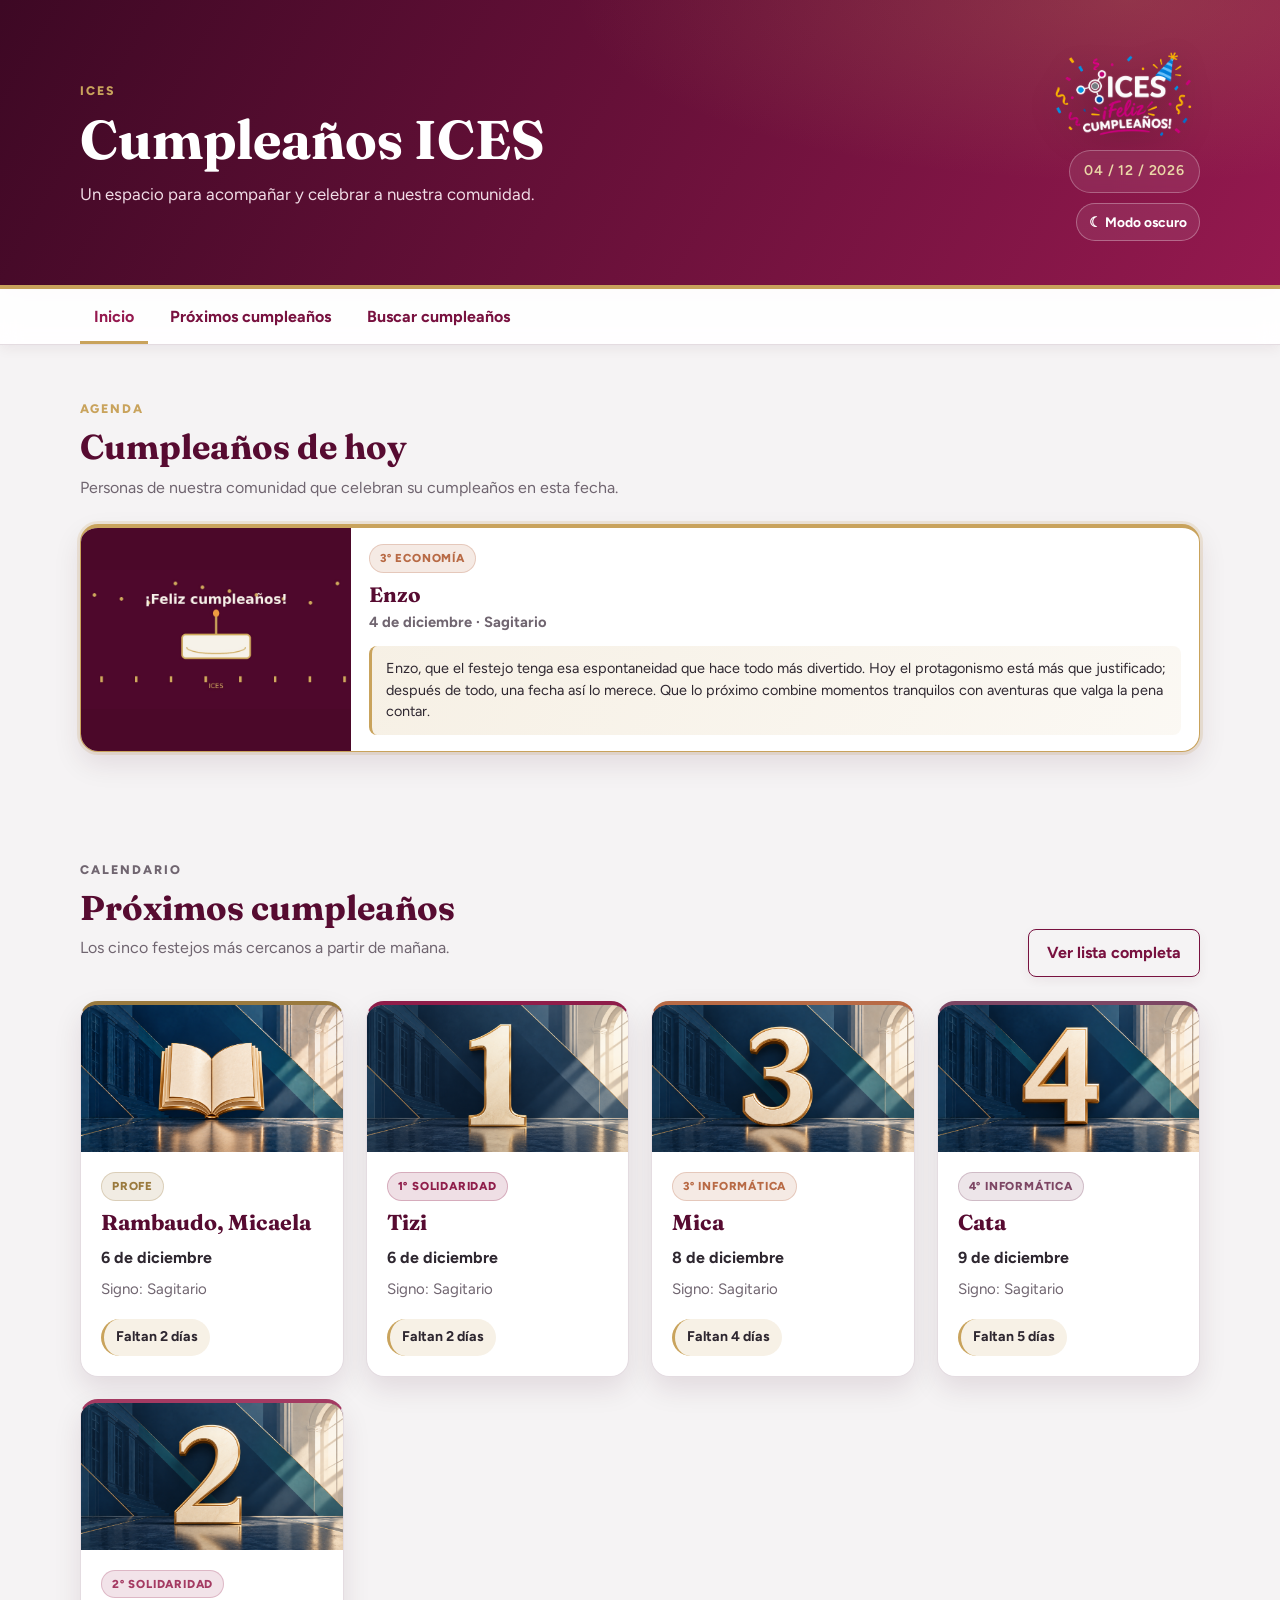
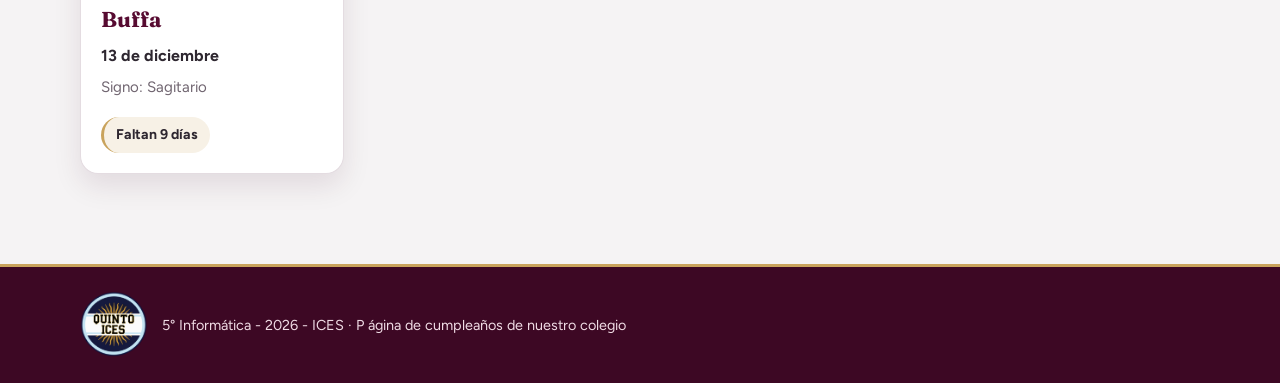
<file: index.html>
<!DOCTYPE html>
<html lang="es">
<head>
    <meta charset="UTF-8">
    <meta name="viewport" content="width=device-width, initial-scale=1.0">
    <title>Cumpleaños ICES</title>
    <script>
        try {
            if (localStorage.getItem("tema-ices") === "oscuro") {
                document.documentElement.dataset.tema = "oscuro";
            }
        } catch (e) {}
    </script>
    <link rel="stylesheet" href="estilo.css">
</head>
<body data-pagina="inicio">
    <header class="encabezado">
        <div class="contenedor encabezado-contenido">
            <div class="encabezado-texto">
                <p class="institucion">ICES</p>
                <h1>Cumpleaños ICES</h1>
                <p class="bajada">Un espacio para acompañar y celebrar a nuestra comunidad.</p>
            </div>
            <div class="encabezado-lateral">
                <img class="logo-ices" src="imagenes/ices.png" alt="Logo ICES" onerror="this.hidden=true">
                <div class="marca-fecha" id="marca-fecha"></div>
                <button class="boton-tema" id="boton-tema" type="button" aria-pressed="false">☾ Modo oscuro</button>
            </div>
        </div>
    </header>

    <nav class="menu-navegacion" aria-label="Navegación principal">
        <ul>
            <li><a href="index.html" aria-current="page">Inicio</a></li>
            <li><a href="proximos.html">Próximos cumpleaños</a></li>
            <li><a href="buscar.html">Buscar cumpleaños</a></li>
        </ul>
    </nav>

    <main class="contenedor contenido-principal">
        <section class="presentacion">
            <p class="titulo-seccion-corto">Agenda</p>
            <h2>Cumpleaños de hoy</h2>
            <p>Personas de nuestra comunidad que celebran su cumpleaños en esta fecha.</p>
            <div class="grilla-tarjetas grilla-hoy" id="lista-hoy"></div>
        </section>

        <section class="seccion">
            <div class="encabezado-seccion">
                <div>
                    <p class="titulo-seccion-corto">Calendario</p>
                    <h2>Próximos cumpleaños</h2>
                    <p>Los cinco festejos más cercanos a partir de mañana.</p>
                </div>
                <a class="boton boton-secundario" href="proximos.html">Ver lista completa</a>
            </div>
            <div class="grilla-tarjetas" id="lista-proximos-inicio"></div>
        </section>
    </main>

    <footer class="pie-pagina">
        <div class="contenedor pie-contenido">
            <img class="logo-pie" src="imagenes/Logo-quintoON.png" alt="Quinto ON" onerror="this.hidden=true">
            <p>5° Informática - 2026 - ICES · P ágina de cumpleaños de nuestro colegio</p>
        </div>
    </footer>
    <script src="datos.js"></script>
    <script src="script.js"></script>
</body>
</html>
</file>
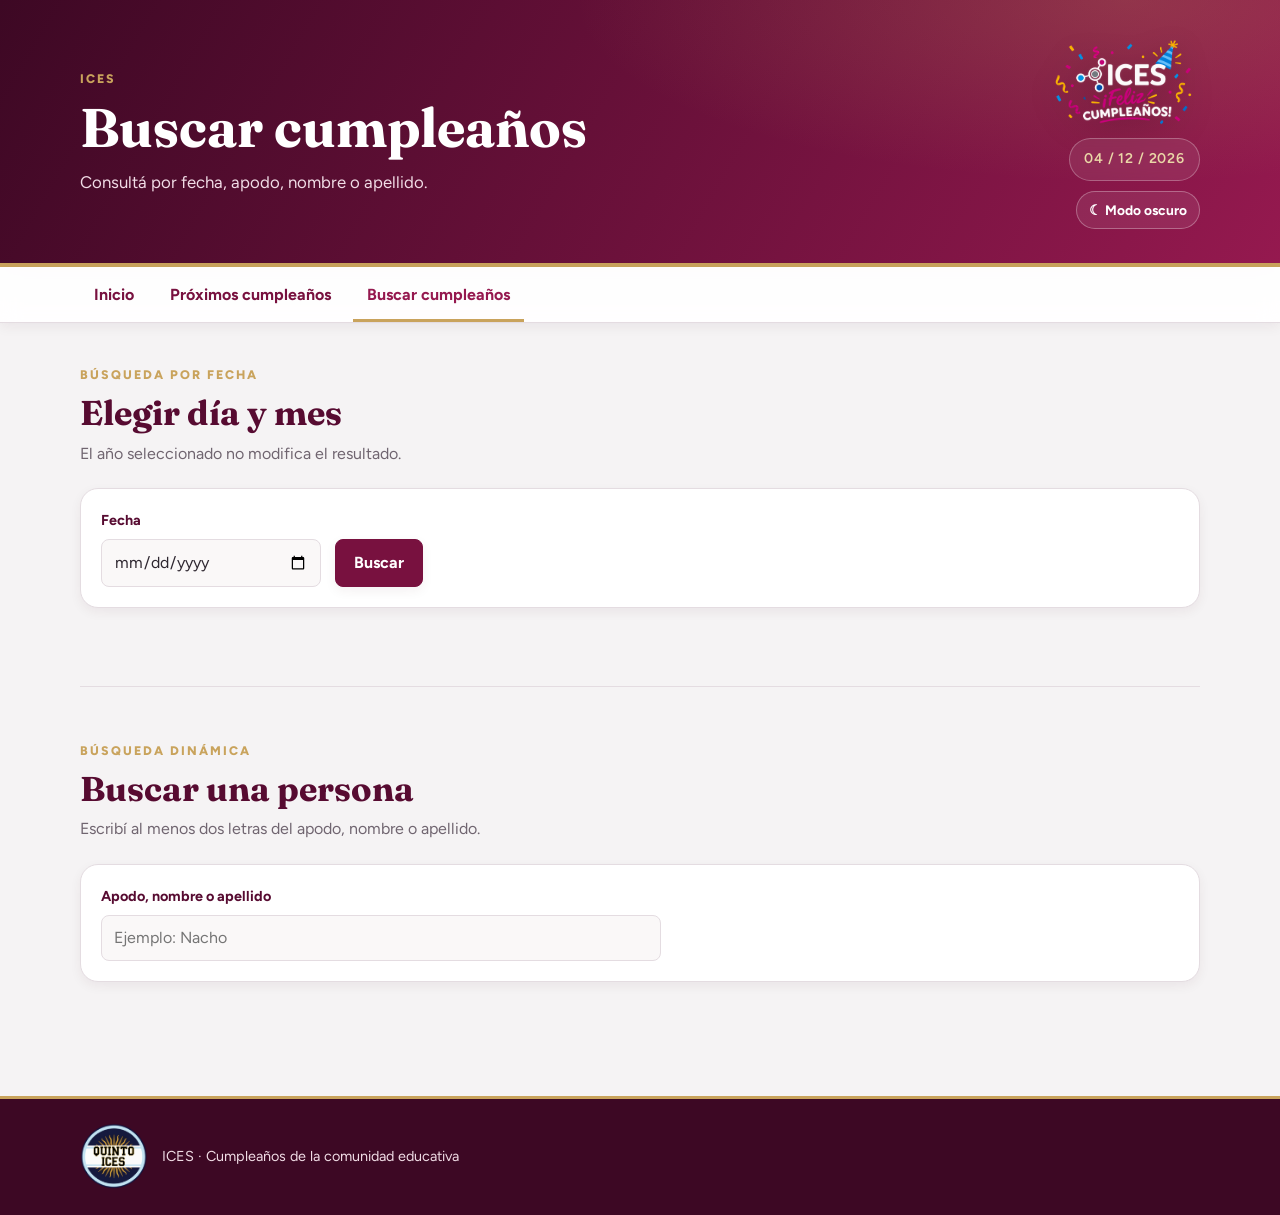
<file: buscar.html>
<!DOCTYPE html>
<html lang="es">
<head>
    <meta charset="UTF-8">
    <meta name="viewport" content="width=device-width, initial-scale=1.0">
    <title>Buscar cumpleaños · ICES</title>
    <script>
        try {
            if (localStorage.getItem("tema-ices") === "oscuro") {
                document.documentElement.dataset.tema = "oscuro";
            }
        } catch (e) {}
    </script>
    <link rel="stylesheet" href="estilo.css">
</head>
<body data-pagina="buscar">
    <header class="encabezado encabezado-interior">
        <div class="contenedor encabezado-contenido">
            <div class="encabezado-texto">
                <p class="institucion">ICES</p>
                <h1>Buscar cumpleaños</h1>
                <p class="bajada">Consultá por fecha, apodo, nombre o apellido.</p>
            </div>
            <div class="encabezado-lateral">
                <img class="logo-ices" src="imagenes/ices.png" alt="Logo ICES" onerror="this.hidden=true">
                <div class="marca-fecha" id="marca-fecha"></div>
                <button class="boton-tema" id="boton-tema" type="button" aria-pressed="false">☾ Modo oscuro</button>
            </div>
        </div>
    </header>

    <nav class="menu-navegacion" aria-label="Navegación principal">
        <ul>
            <li><a href="index.html">Inicio</a></li>
            <li><a href="proximos.html">Próximos cumpleaños</a></li>
            <li><a href="buscar.html" aria-current="page">Buscar cumpleaños</a></li>
        </ul>
    </nav>

    <main class="contenedor contenido-principal">
        <section class="seccion seccion-superior">
            <p class="titulo-seccion-corto">Búsqueda por fecha</p>
            <h2>Elegir día y mes</h2>
            <p>El año seleccionado no modifica el resultado.</p>

            <form class="formulario-busqueda" id="formulario-busqueda-fecha">
                <div class="campo-formulario">
                    <label for="fecha-busqueda">Fecha</label>
                    <input type="date" id="fecha-busqueda" name="fecha" required>
                </div>
                <button type="submit" class="boton">Buscar</button>
            </form>
            <div class="grilla-tarjetas" id="resultado-busqueda-fecha" aria-live="polite"></div>
        </section>

        <section class="seccion seccion-dividida">
            <p class="titulo-seccion-corto">Búsqueda dinámica</p>
            <h2>Buscar una persona</h2>
            <p>Escribí al menos dos letras del apodo, nombre o apellido.</p>

            <form class="formulario-busqueda" id="formulario-busqueda-nombre" autocomplete="off">
                <div class="campo-formulario campo-completo">
                    <label for="texto-busqueda-nombre">Apodo, nombre o apellido</label>
                    <input type="search" id="texto-busqueda-nombre" name="q" placeholder="Ejemplo: Nacho" minlength="2">
                </div>
            </form>
            <div class="grilla-tarjetas" id="resultado-busqueda-nombre" aria-live="polite" aria-busy="false"></div>
        </section>
    </main>

    <footer class="pie-pagina">
        <div class="contenedor pie-contenido">
            <img class="logo-pie" src="imagenes/Logo-quintoON.png" alt="Quinto ON" onerror="this.hidden=true">
            <p>ICES · Cumpleaños de la comunidad educativa</p>
        </div>
    </footer>
    <script src="datos.js"></script>
    <script src="script.js"></script>
</body>
</html>
</file>
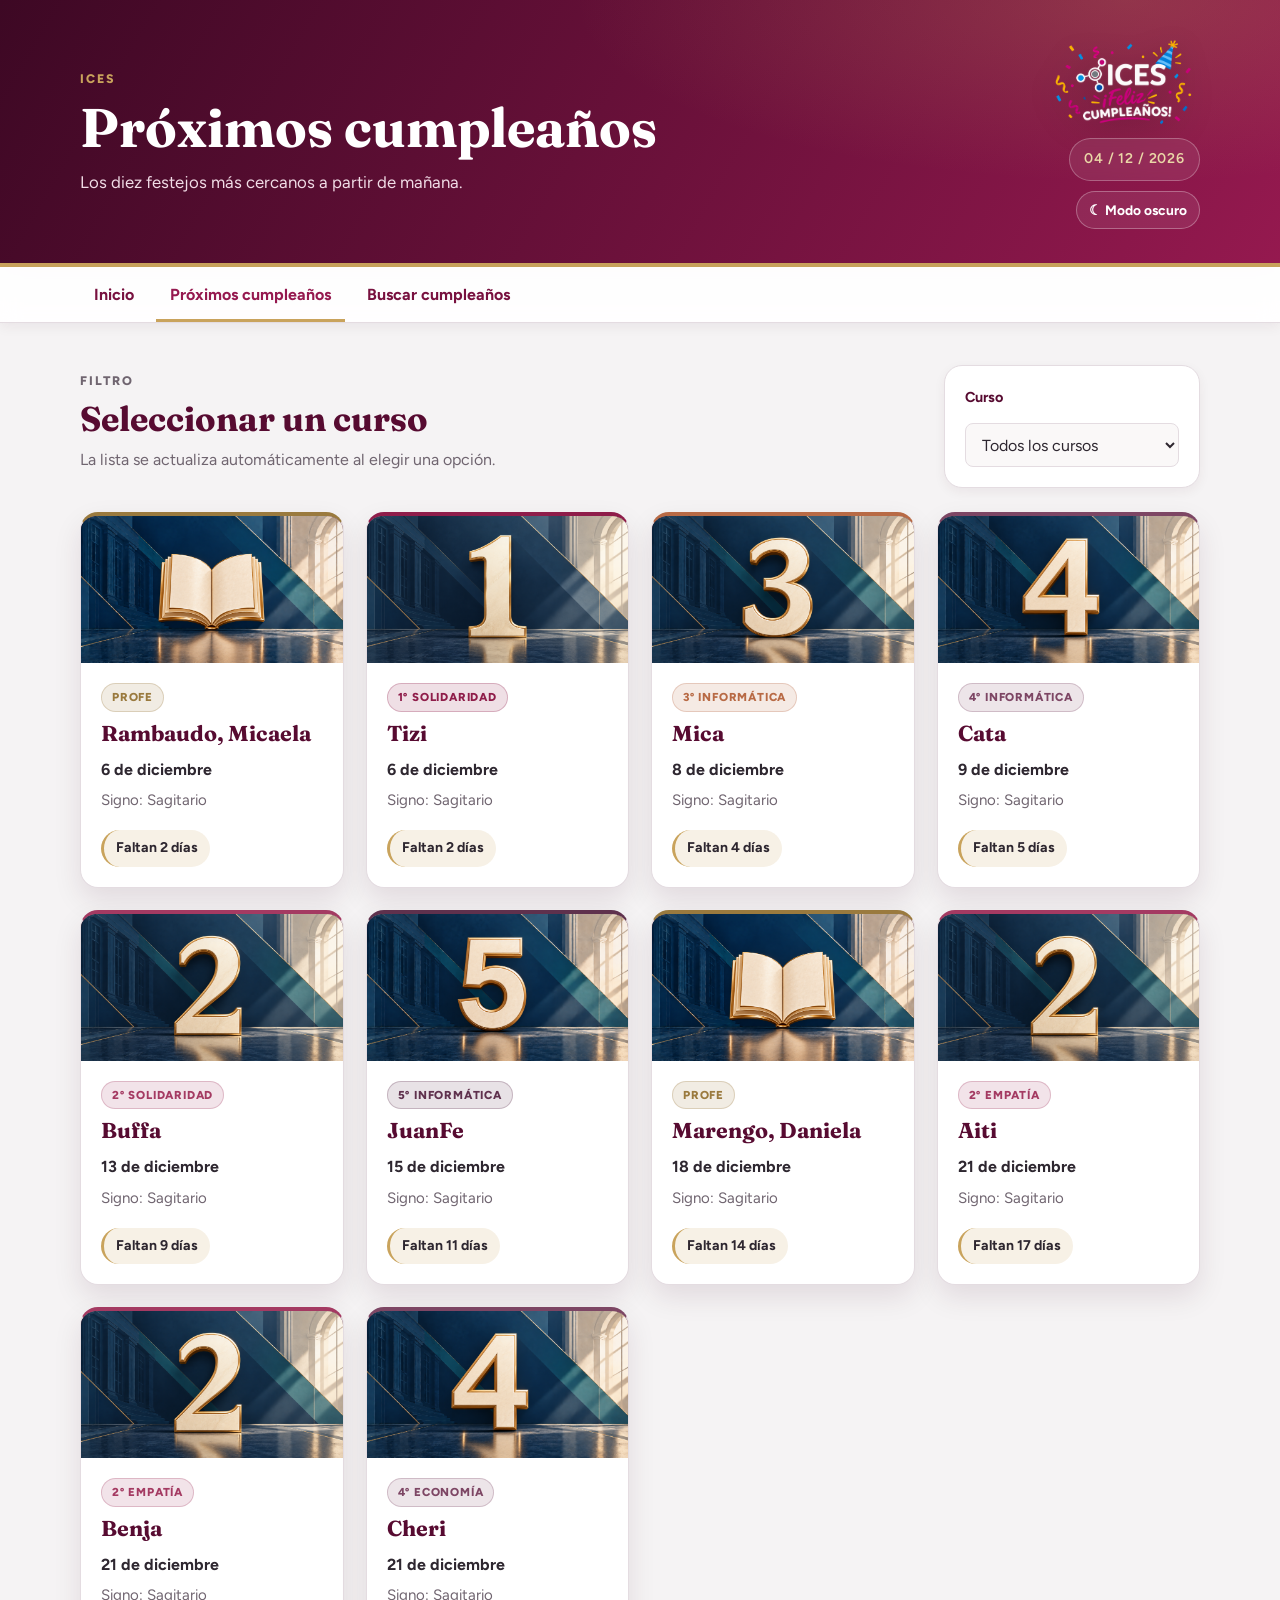
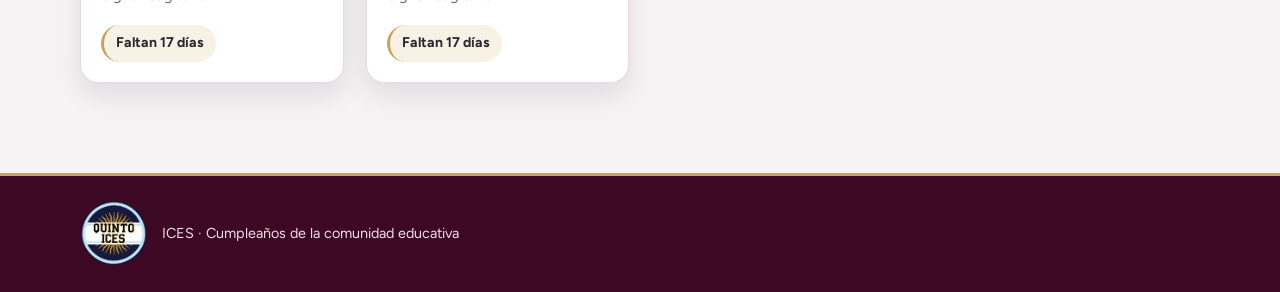
<file: proximos.html>
<!DOCTYPE html>
<html lang="es">
<head>
    <meta charset="UTF-8">
    <meta name="viewport" content="width=device-width, initial-scale=1.0">
    <title>Próximos cumpleaños · ICES</title>
    <script>
        try {
            if (localStorage.getItem("tema-ices") === "oscuro") {
                document.documentElement.dataset.tema = "oscuro";
            }
        } catch (e) {}
    </script>
    <link rel="stylesheet" href="estilo.css">
</head>
<body data-pagina="proximos">
    <header class="encabezado encabezado-interior">
        <div class="contenedor encabezado-contenido">
            <div class="encabezado-texto">
                <p class="institucion">ICES</p>
                <h1>Próximos cumpleaños</h1>
                <p class="bajada">Los diez festejos más cercanos a partir de mañana.</p>
            </div>
            <div class="encabezado-lateral">
                <img class="logo-ices" src="imagenes/ices.png" alt="Logo ICES" onerror="this.hidden=true">
                <div class="marca-fecha" id="marca-fecha"></div>
                <button class="boton-tema" id="boton-tema" type="button" aria-pressed="false">☾ Modo oscuro</button>
            </div>
        </div>
    </header>

    <nav class="menu-navegacion" aria-label="Navegación principal">
        <ul>
            <li><a href="index.html">Inicio</a></li>
            <li><a href="proximos.html" aria-current="page">Próximos cumpleaños</a></li>
            <li><a href="buscar.html">Buscar cumpleaños</a></li>
        </ul>
    </nav>

    <main class="contenedor contenido-principal">
        <section class="seccion seccion-superior">
            <div class="encabezado-seccion">
                <div>
                    <p class="titulo-seccion-corto">Filtro</p>
                    <h2>Seleccionar un curso</h2>
                    <p>La lista se actualiza automáticamente al elegir una opción.</p>
                </div>
                <form class="barra-filtro" id="formulario-filtro">
                    <label for="filtro-curso">Curso</label>
                    <select name="curso" id="filtro-curso">
                        <option value="">Todos los cursos</option>
                    </select>
                </form>
            </div>
            <div class="grilla-tarjetas" id="lista-proximos"></div>
        </section>
    </main>

    <footer class="pie-pagina">
        <div class="contenedor pie-contenido">
            <img class="logo-pie" src="imagenes/Logo-quintoON.png" alt="Quinto ON" onerror="this.hidden=true">
            <p>ICES · Cumpleaños de la comunidad educativa</p>
        </div>
    </footer>
    <script src="datos.js"></script>
    <script src="script.js"></script>
</body>
</html>
</file>
<file: estilo.css>
@import url("https://fonts.googleapis.com/css2?family=Figtree:wght@400;500;600;700;800&family=Fraunces:opsz,wght@9..144,600;9..144,700&display=swap");

:root {
  color-scheme: light;
  --bordo-950: #3d0824;
  --bordo-900: #570b31;
  --bordo-800: #78113f;
  --bordo-700: #95194f;
  --bordo-500: #bd4b78;
  --dorado: #c9a35c;
  --dorado-claro: #ead7a7;
  --marfil: #f7f1e6;
  --fondo: #f5f3f4;
  --superficie: #ffffff;
  --superficie-2: #faf8f8;
  --texto: #2e2730;
  --texto-suave: #706570;
  --borde: #e4dce1;
  --error: #9f3434;
  --sombra-sm: 0 4px 12px rgba(61, 8, 36, 0.06);
  --sombra-md: 0 12px 28px rgba(61, 8, 36, 0.10);
  --sombra-lg: 0 22px 44px rgba(61, 8, 36, 0.16);
  --radio-sm: 8px;
  --radio-md: 12px;
  --radio-lg: 18px;
  --transicion: 200ms cubic-bezier(0.22, 0.61, 0.36, 1);
  --ancho-maximo: 1120px;
}

:root[data-tema="oscuro"] {
  color-scheme: dark;
  --fondo: #171217;
  --superficie: #221a20;
  --superficie-2: #2a2027;
  --texto: #f3edf1;
  --texto-suave: #c5b7c0;
  --borde: #46333f;
  --marfil: #33291f;
  --sombra-sm: 0 4px 12px rgba(0, 0, 0, 0.20);
  --sombra-md: 0 12px 28px rgba(0, 0, 0, 0.28);
  --sombra-lg: 0 22px 44px rgba(0, 0, 0, 0.38);
}

*, *::before, *::after { box-sizing: border-box; }
html { min-height: 100%; scroll-behavior: smooth; }
body {
  min-height: 100vh;
  margin: 0;
  display: flex;
  flex-direction: column;
  overflow-x: hidden;
  background:
    radial-gradient(1100px 360px at 12% -10%, rgba(201, 163, 92, 0.10), transparent 70%),
    var(--fondo);
  color: var(--texto);
  font-family: "Figtree", "Segoe UI", Arial, sans-serif;
  line-height: 1.6;
  transition: background-color var(--transicion), color var(--transicion);
}

h1, h2, h3 { font-family: "Fraunces", Georgia, serif; line-height: 1.15; }
h1, h2, h3, p { margin-top: 0; }
a, button, input, select { transition: background-color var(--transicion), color var(--transicion), border-color var(--transicion), box-shadow var(--transicion), transform var(--transicion); }
:focus-visible { outline: 3px solid rgba(201, 163, 92, 0.55); outline-offset: 3px; }

.contenedor { width: min(var(--ancho-maximo), calc(100% - 40px)); margin-inline: auto; }
.contenido-principal { flex: 1; }

.encabezado {
  color: white;
  background:
    radial-gradient(850px 280px at 88% 0%, rgba(201, 163, 92, 0.22), transparent 65%),
    linear-gradient(120deg, var(--bordo-950), var(--bordo-700));
  border-bottom: 4px solid var(--dorado);
  padding: 48px 0 44px;
  box-shadow: var(--sombra-md);
}
.encabezado-interior { padding-block: 36px 34px; }
.encabezado-contenido { display: grid; grid-template-columns: minmax(0, 1fr) auto; gap: 30px; align-items: center; }
.encabezado-texto { min-width: 0; }
.institucion, .titulo-seccion-corto { margin-bottom: 8px; color: var(--dorado); font-size: .78rem; font-weight: 800; letter-spacing: .16em; text-transform: uppercase; }
.encabezado h1 { margin-bottom: 10px; color: white; font-size: clamp(2.1rem, 5vw, 3.4rem); }
.bajada { max-width: 650px; margin-bottom: 0; color: #f1dce6; font-size: 1.05rem; }
.encabezado-lateral { display: grid; justify-items: end; gap: 10px; }
.logo-ices { max-height: 92px; object-fit: contain; filter: drop-shadow(0 8px 14px rgba(0,0,0,.28)); }
.marca-fecha { min-width: max-content; padding: 9px 14px; background: rgba(255,255,255,.08); border: 1px solid rgba(255,255,255,.27); border-radius: 999px; color: var(--dorado-claro); font-size: .88rem; font-weight: 600; letter-spacing: .06em; backdrop-filter: blur(6px); }
.boton-tema { min-height: 38px; padding: 7px 12px; border: 1px solid rgba(255,255,255,.3); border-radius: 999px; background: rgba(255,255,255,.08); color: white; font: inherit; font-size: .86rem; font-weight: 700; cursor: pointer; }
.boton-tema:hover { background: rgba(255,255,255,.16); transform: translateY(-1px); }

.menu-navegacion { position: sticky; top: 0; z-index: 20; background: color-mix(in srgb, var(--superficie) 92%, transparent); border-bottom: 1px solid var(--borde); backdrop-filter: blur(10px); box-shadow: var(--sombra-sm); }
.menu-navegacion ul { width: min(var(--ancho-maximo), calc(100% - 40px)); margin: 0 auto; padding: 0; list-style: none; display: flex; flex-wrap: wrap; gap: 8px; }
.menu-navegacion a { display: block; padding: 15px 14px 12px; border-bottom: 3px solid transparent; color: var(--bordo-800); font-weight: 700; text-decoration: none; }
:root[data-tema="oscuro"] .menu-navegacion a { color: var(--dorado-claro); }
.menu-navegacion a:hover, .menu-navegacion a:focus-visible, .menu-navegacion a[aria-current="page"] { border-bottom-color: var(--dorado); color: var(--bordo-700); }
:root[data-tema="oscuro"] .menu-navegacion a:hover,
:root[data-tema="oscuro"] .menu-navegacion a:focus-visible,
:root[data-tema="oscuro"] .menu-navegacion a[aria-current="page"] { color: white; }

.presentacion, .seccion { padding: 54px 0; }
.seccion-superior { padding-top: 42px; }
.seccion-dividida { border-top: 1px solid var(--borde); }
.seccion h2, .presentacion h2 { margin-bottom: 8px; color: var(--bordo-900); font-size: clamp(1.65rem, 3vw, 2.15rem); }
:root[data-tema="oscuro"] .seccion h2, :root[data-tema="oscuro"] .presentacion h2 { color: #f4d8e5; }
.seccion > p:not(.titulo-seccion-corto), .presentacion > p:not(.titulo-seccion-corto), .encabezado-seccion p { color: var(--texto-suave); max-width: 70ch; }
.encabezado-seccion { display: flex; align-items: flex-end; justify-content: space-between; gap: 24px; margin-bottom: 24px; }

.grilla-tarjetas { display: grid; grid-template-columns: repeat(auto-fill, minmax(235px, 1fr)); gap: 22px; margin-top: 24px; }
.grilla-hoy { grid-template-columns: repeat(auto-fit, minmax(min(100%, 440px), 1fr)); }
.tarjeta { position: relative; overflow: hidden; display: flex; flex-direction: column; background: var(--superficie); border: 1px solid var(--borde); border-top: 4px solid var(--color-curso, var(--bordo-700)); border-radius: var(--radio-lg); box-shadow: var(--sombra-md); transition: transform var(--transicion), box-shadow var(--transicion), border-color var(--transicion); }
.tarjeta-hoy { border-color: var(--dorado); box-shadow: var(--sombra-md), 0 0 0 3px rgba(201,163,92,.18); }
.tarjeta-imagen-contenedor { overflow: hidden; background: var(--bordo-950); }
.tarjeta-imagen { display: block; width: 100%; aspect-ratio: 16 / 9; object-fit: cover; transform: scale(1); transition: transform 400ms cubic-bezier(.22,.61,.36,1); }
.tarjeta-contenido { display: flex; flex: 1; flex-direction: column; align-items: flex-start; gap: 2px; padding: 20px; }
.tarjeta-contenido h3 { margin-bottom: 8px; color: var(--bordo-900); font-size: 1.35rem; }
:root[data-tema="oscuro"] .tarjeta-contenido h3 { color: #f4d8e5; }
.etiqueta-curso { margin-bottom: 8px; padding: 4px 10px; background: color-mix(in srgb, var(--color-curso) 14%, transparent); border: 1px solid color-mix(in srgb, var(--color-curso) 26%, transparent); border-radius: 999px; color: var(--color-curso); font-size: .72rem; font-weight: 800; letter-spacing: .07em; text-transform: uppercase; }
.tarjeta-fecha { margin-bottom: 4px; color: var(--texto); font-weight: 700; }
.tarjeta-dato { margin-bottom: 4px; color: var(--texto-suave); font-size: .94rem; }
.tarjeta-dias { width: fit-content; margin: 12px 0 0; padding: 7px 12px; border-radius: 999px; background: var(--marfil); border-left: 3px solid var(--dorado); color: var(--texto); font-size: .88rem; font-weight: 700; }
.bloque-felicitacion { width: 100%; margin-top: 16px; padding-top: 16px; border-top: 1px solid var(--borde); }
.imagen-cumple { display: block; width: 100%; aspect-ratio: 16 / 7; object-fit: cover; border-radius: var(--radio-md); border: 1px solid color-mix(in srgb, var(--dorado) 50%, var(--borde)); }
.tarjeta-felicitacion { margin: 12px 0 0; padding: 12px 14px; background: linear-gradient(120deg, rgba(201,163,92,.16), rgba(201,163,92,.07)); border-left: 3px solid var(--dorado); border-radius: var(--radio-sm); color: var(--texto); font-size: .95rem; line-height: 1.55; }
@media (hover: hover) { .tarjeta:hover { transform: translateY(-4px); box-shadow: var(--sombra-lg); } .tarjeta:hover .tarjeta-imagen { transform: scale(1.045); } }

/* Tarjeta de cumpleaños de hoy: horizontal y compacta */
.tarjeta-hoy { display: grid; grid-template-columns: 270px 1fr; }
.hoy-media { display: flex; align-items: center; background: #4b0829; }
.hoy-media img { display: block; width: 100%; height: auto; max-height: 100%; object-fit: contain; }
.tarjeta-hoy .tarjeta-contenido { justify-content: center; padding: 16px 18px; }
.tarjeta-hoy h3 { margin-bottom: 2px; font-size: 1.3rem; }
.tarjeta-hoy .tarjeta-fecha { margin-bottom: 0; font-size: .92rem; color: var(--texto-suave); }
.tarjeta-hoy .tarjeta-felicitacion { margin-top: 10px; font-size: .9rem; line-height: 1.5; }
.tarjeta-hoy.sin-imagen { grid-template-columns: 1fr; }
.tarjeta-hoy.sin-imagen .hoy-media { display: none; }
@media (max-width: 760px) {
  .tarjeta-hoy { grid-template-columns: 1fr; }
  .hoy-media { justify-content: center; height: 110px; }
  .hoy-media img { width: auto; height: 100%; }
}

.formulario-busqueda, .barra-filtro { display: flex; align-items: flex-end; flex-wrap: wrap; gap: 14px; padding: 20px; margin-top: 22px; background: var(--superficie); border: 1px solid var(--borde); border-radius: var(--radio-lg); box-shadow: var(--sombra-sm); }
.barra-filtro { margin-top: 0; }
.campo-formulario { min-width: 220px; display: flex; flex-direction: column; gap: 7px; }
.campo-completo { width: min(100%, 560px); }
label { color: var(--bordo-900); font-size: .9rem; font-weight: 700; }
:root[data-tema="oscuro"] label { color: #f4d8e5; }
input, select { min-height: 44px; width: 100%; padding: 9px 12px; background: var(--superficie-2); border: 1px solid var(--borde); border-radius: var(--radio-sm); color: var(--texto); font: inherit; }
input:focus, select:focus { outline: none; border-color: var(--bordo-500); box-shadow: 0 0 0 4px rgba(189,75,120,.16); }

.boton { display: inline-flex; min-height: 44px; align-items: center; justify-content: center; padding: 10px 18px; background: var(--bordo-800); border: 1px solid var(--bordo-800); border-radius: var(--radio-sm); color: white; cursor: pointer; font: inherit; font-weight: 700; text-decoration: none; box-shadow: var(--sombra-sm); }
.boton:hover, .boton:focus-visible { background: var(--bordo-950); border-color: var(--bordo-950); transform: translateY(-1px); }
.boton-secundario { background: transparent; color: var(--bordo-800); }
:root[data-tema="oscuro"] .boton-secundario { color: var(--dorado-claro); border-color: var(--dorado); }
.boton-secundario:hover, .boton-secundario:focus-visible { color: white; }
.boton-pequeno { min-height: 42px; padding-inline: 15px; }

.mensaje { grid-column: 1 / -1; margin: 0; padding: 17px 18px; background: color-mix(in srgb, var(--bordo-700) 8%, var(--superficie)); border: 1px solid var(--borde); border-left: 4px solid var(--bordo-700); border-radius: var(--radio-md); color: var(--texto); font-weight: 650; }
.mensaje-error { background: color-mix(in srgb, var(--error) 9%, var(--superficie)); border-left-color: var(--error); }

.pie-pagina { margin-top: 36px; padding: 24px 0; background: var(--bordo-950); border-top: 3px solid var(--dorado); color: #f0dce5; font-size: .9rem; }
.pie-contenido { display: flex; align-items: center; gap: 14px; }
.logo-pie { width: 68px; height: 68px; object-fit: contain; }
.pie-pagina p { margin: 0; }

@media (max-width: 760px) {
  .contenedor, .menu-navegacion ul { width: min(var(--ancho-maximo), calc(100% - 28px)); }
  .encabezado { padding: 34px 0 32px; }
  .encabezado-contenido { grid-template-columns: 1fr; gap: 18px; }
  .encabezado-lateral { justify-items: start; }
  .logo-ices { width: 145px; max-height: 74px; }
  .menu-navegacion ul { justify-content: center; padding-inline: 6px; }
  .menu-navegacion a { padding: 13px 8px 10px; font-size: .88rem; }
  .presentacion, .seccion { padding: 34px 0; }
  .encabezado-seccion { align-items: stretch; flex-direction: column; gap: 14px; }
  .grilla-tarjetas, .grilla-hoy { grid-template-columns: 1fr; gap: 16px; }
  .formulario-busqueda, .barra-filtro { align-items: stretch; flex-direction: column; padding: 15px; }
  .campo-formulario, .barra-filtro select, .boton { width: 100%; }
  .pie-contenido { justify-content: center; text-align: center; flex-direction: column; }
}

@media (prefers-reduced-motion: reduce) {
  html { scroll-behavior: auto; }
  *, *::before, *::after { transition-duration: .01ms !important; animation-duration: .01ms !important; }
  .tarjeta:hover, .boton:hover, .boton-tema:hover { transform: none; }
  .tarjeta:hover .tarjeta-imagen { transform: none; }
}
</file>
